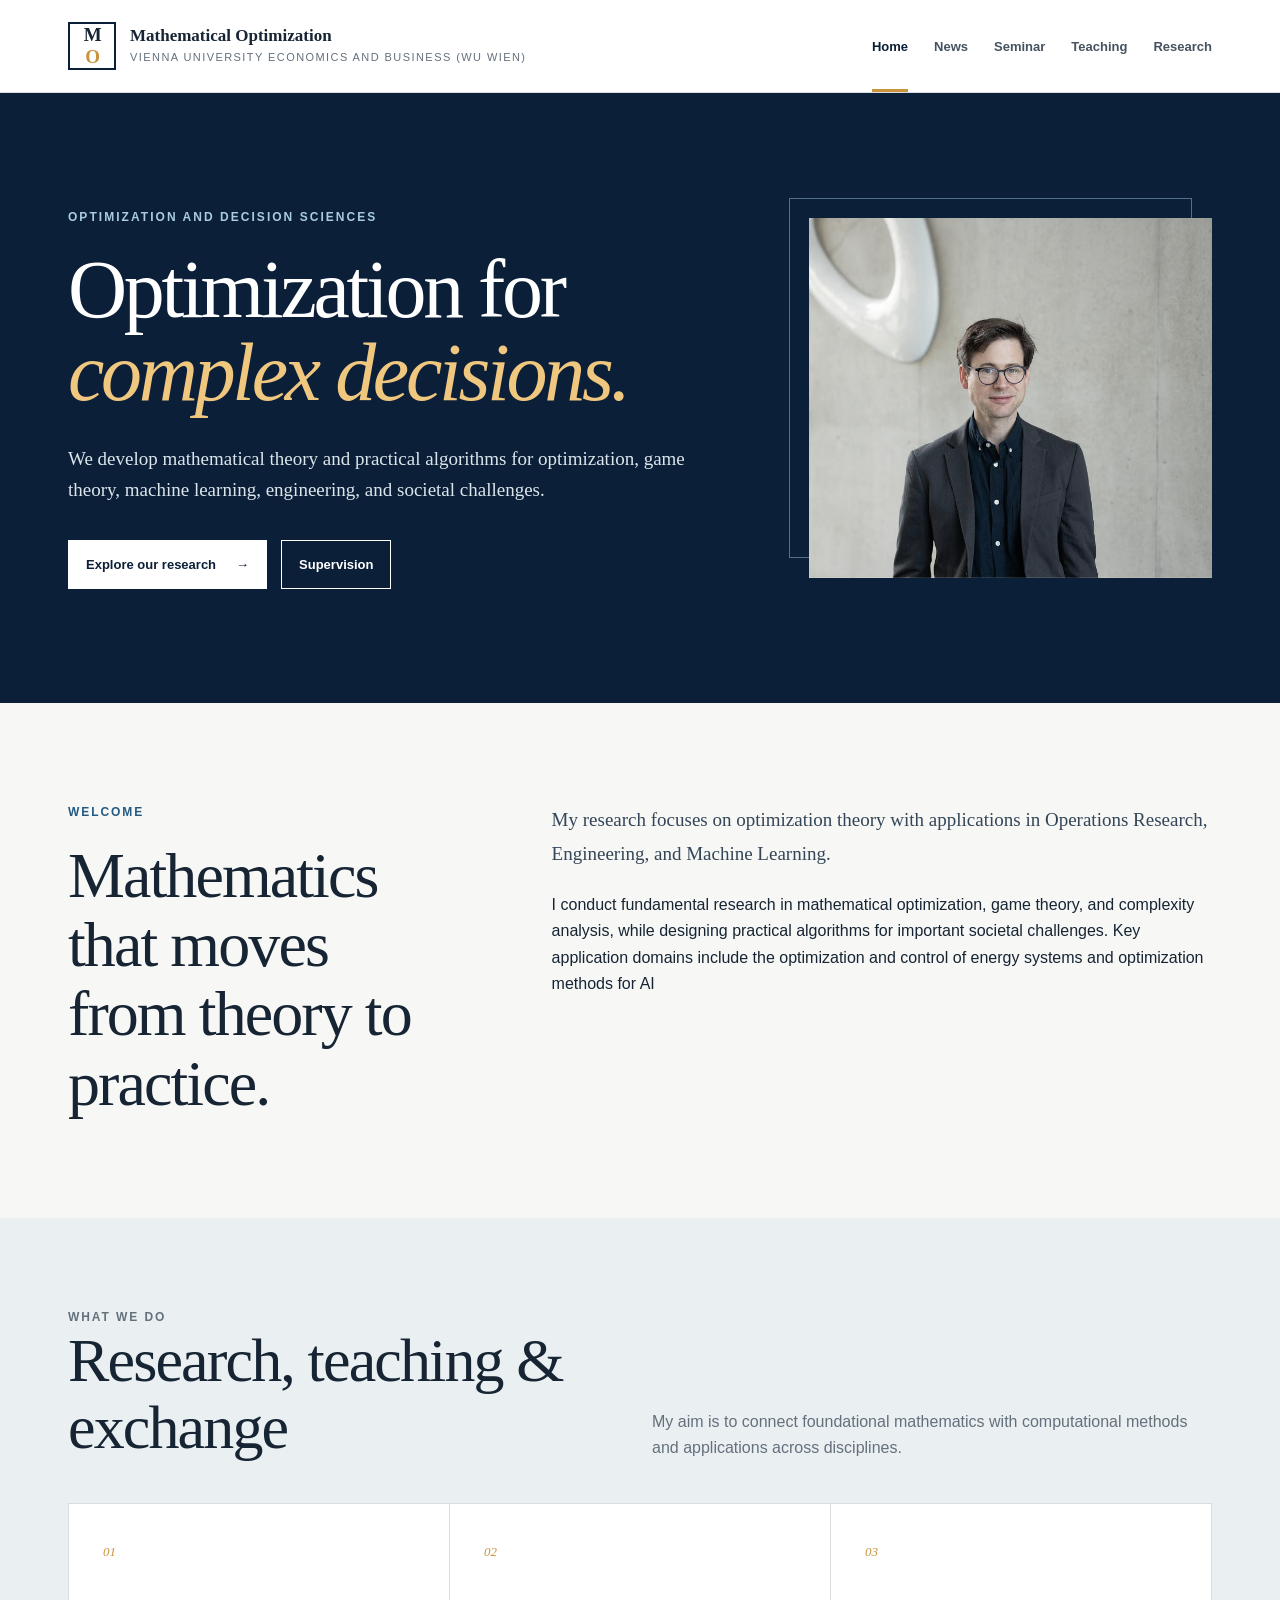
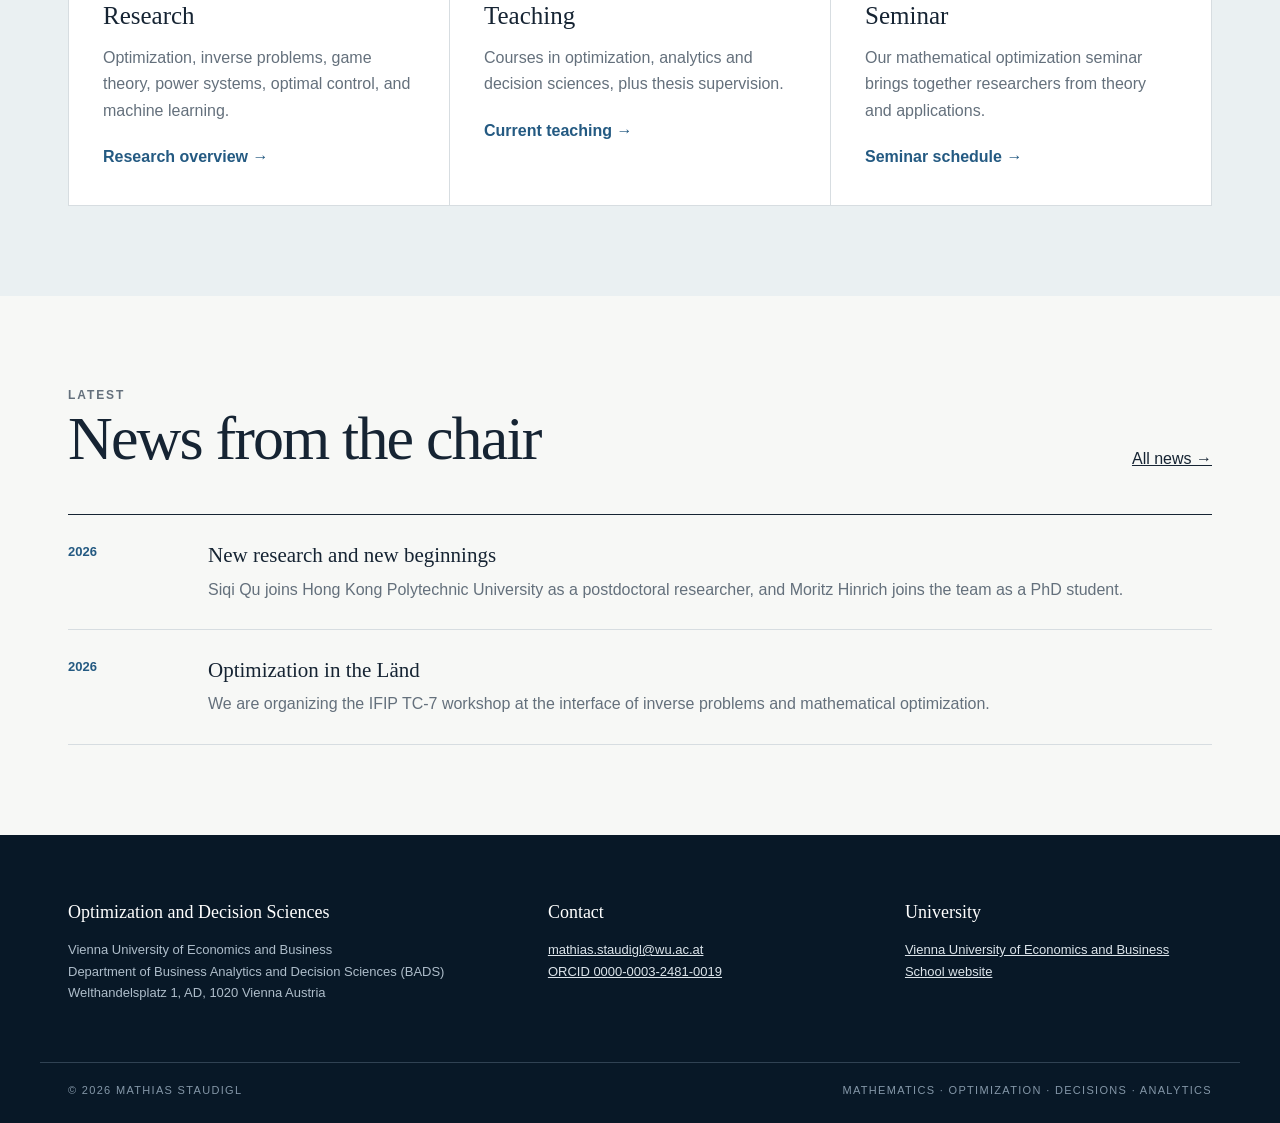
<file: index.html>
<!doctype html><html lang="en"><head><meta charset="utf-8"><meta name="viewport" content="width=device-width,initial-scale=1"><title>Professor in Optimization and Decision Sciences · Vienna University of Economics and Business</title><meta name="description" content="Research, teaching, seminars and people."><link rel="stylesheet" href="assets/styles.css"></head><body data-page="home" data-root=""><a class="skip-link" href="#main">Skip to content</a><header class="site-header" data-site-header></header>
<main id="main">
  <section class="hero"><div class="wrap hero-grid"><div><p class="eyebrow">Optimization and Decision Sciences</p><h1>Optimization for <em>complex decisions.</em></h1><p class="hero-copy">We develop mathematical theory and practical algorithms for optimization, game theory, machine learning, engineering, and societal challenges.</p><div class="hero-actions"><a class="button primary" href="research/">Explore our research <span>→</span></a><a class="button" href="Supervision/">Supervision</a></div></div><div class="portrait-frame"><img src="assets/images/FotoStaudigl.jpg" alt="Prof. Dr. Mathias Staudigl" width="360" height="360"></div></div></section>
  <section class="wrap home-intro"><div><p class="kicker">Welcome</p><h2 class="display">Mathematics that moves from theory to practice.</h2></div><div><p class="lead">My research focuses on optimization theory with applications in Operations Research, Engineering, and Machine Learning.</p><p>I conduct fundamental research in mathematical optimization, game theory, and complexity analysis, while designing practical algorithms for important societal challenges. Key application domains include the optimization and control of energy systems and optimization methods for AI </p></div></section>
  <section class="section alt"><div class="wrap"><div class="section-head"><div><p class="kicker">What we do</p><h2>Research, teaching & exchange</h2></div><p>My aim is to connect foundational mathematics with computational methods and applications across disciplines.</p></div><div class="feature-grid"><article class="feature-card"><span>01</span><h3>Research</h3><p>Optimization, inverse problems, game theory, power systems, optimal control, and machine learning.</p><a href="research/">Research overview →</a></article><article class="feature-card"><span>02</span><h3>Teaching</h3><p>Courses in optimization, analytics and decision sciences, plus thesis supervision.</p><a href="teaching/">Current teaching →</a></article><article class="feature-card"><span>03</span><h3>Seminar</h3><p>Our mathematical optimization seminar brings together researchers from theory and applications.</p><a href="seminar/">Seminar schedule →</a></article></div></div></section>
  <section class="section"><div class="wrap"><div class="section-head"><div><p class="kicker">Latest</p><h2>News from the chair</h2></div><a href="news/">All news →</a></div><div class="news-list"><article class="news-item"><time>2026</time><div><h3>New research and new beginnings</h3><p>Siqi Qu joins Hong Kong Polytechnic University as a postdoctoral researcher, and Moritz Hinrich joins the team as a PhD student.</p></div></article><article class="news-item"><time>2026</time><div><h3>Optimization in the Länd</h3><p>We are organizing the IFIP TC-7 workshop at the interface of inverse problems and mathematical optimization.</p></div></article></div></div></section>
</main><footer class="footer" data-site-footer></footer><script src="assets/site.js"></script></body></html>
</file>
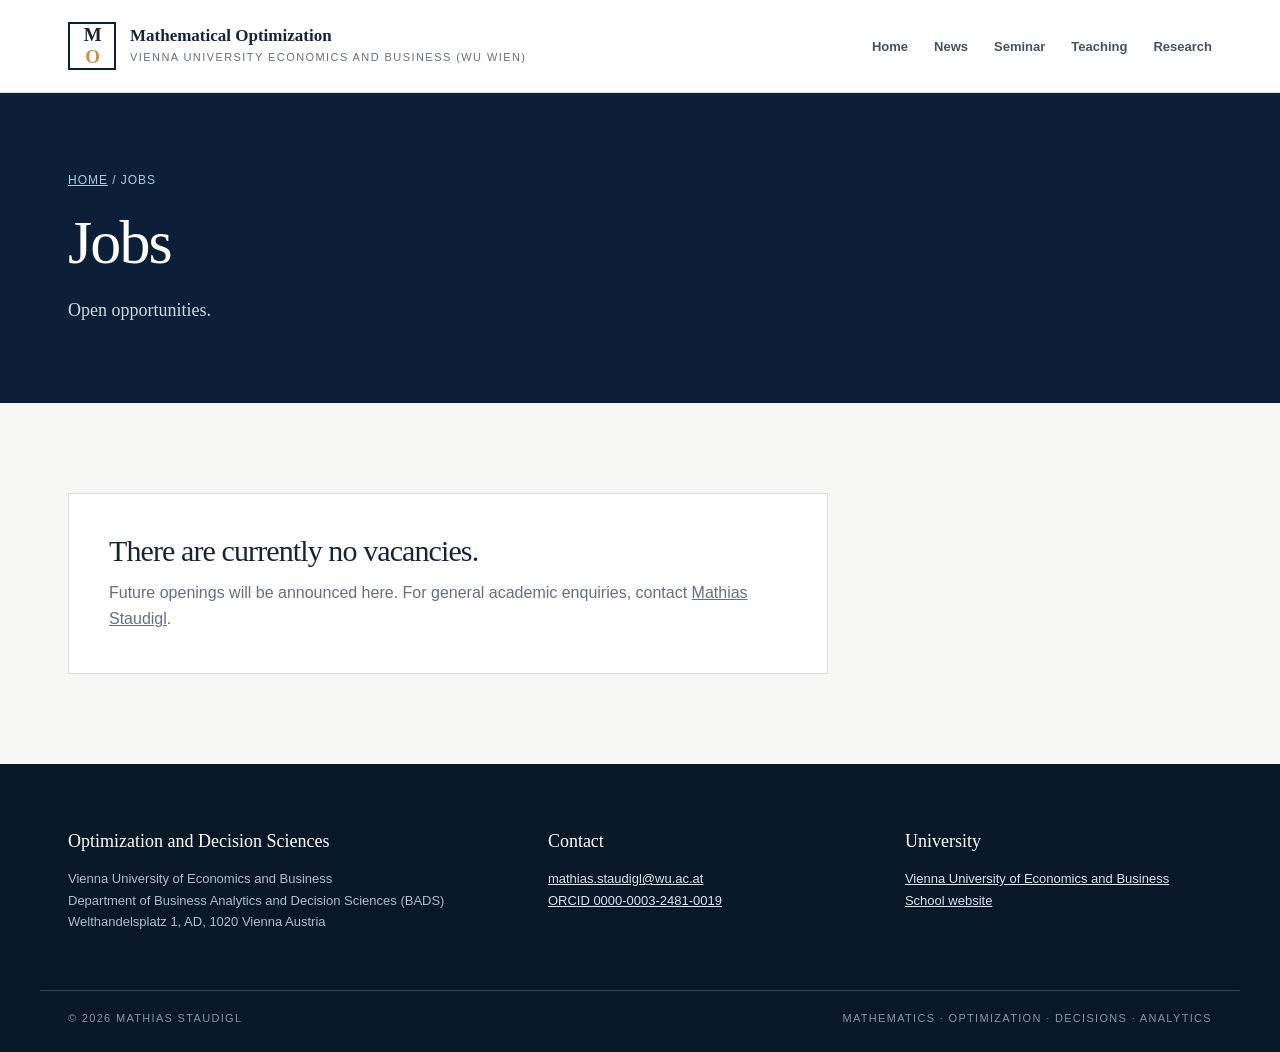
<file: jobs/index.html>
<!doctype html><html lang="en"><head><meta charset="utf-8"><meta name="viewport" content="width=device-width,initial-scale=1"><title>Jobs</title><meta name="description" content="Open positions"><link rel="stylesheet" href="../assets/styles.css"></head><body data-page="jobs" data-root="../"><a class="skip-link" href="#main">Skip to content</a><header class="site-header" data-site-header></header><main id="main"><section class="page-hero"><div class="wrap"><div class="breadcrumb"><a href="../">Home</a> / Jobs</div><h1>Jobs</h1><p>Open opportunities.</p></div></section><section class="section"><div class="wrap"><div class="empty-state"><h2>There are currently no vacancies.</h2><p>Future openings will be announced here. For general academic enquiries, contact <a href="mailto:mstaudigl@wu-wien.ac.at">Mathias Staudigl</a>.</p></div></div></section></main><footer class="footer" data-site-footer></footer><script src="../assets/site.js"></script></body></html>
</file>
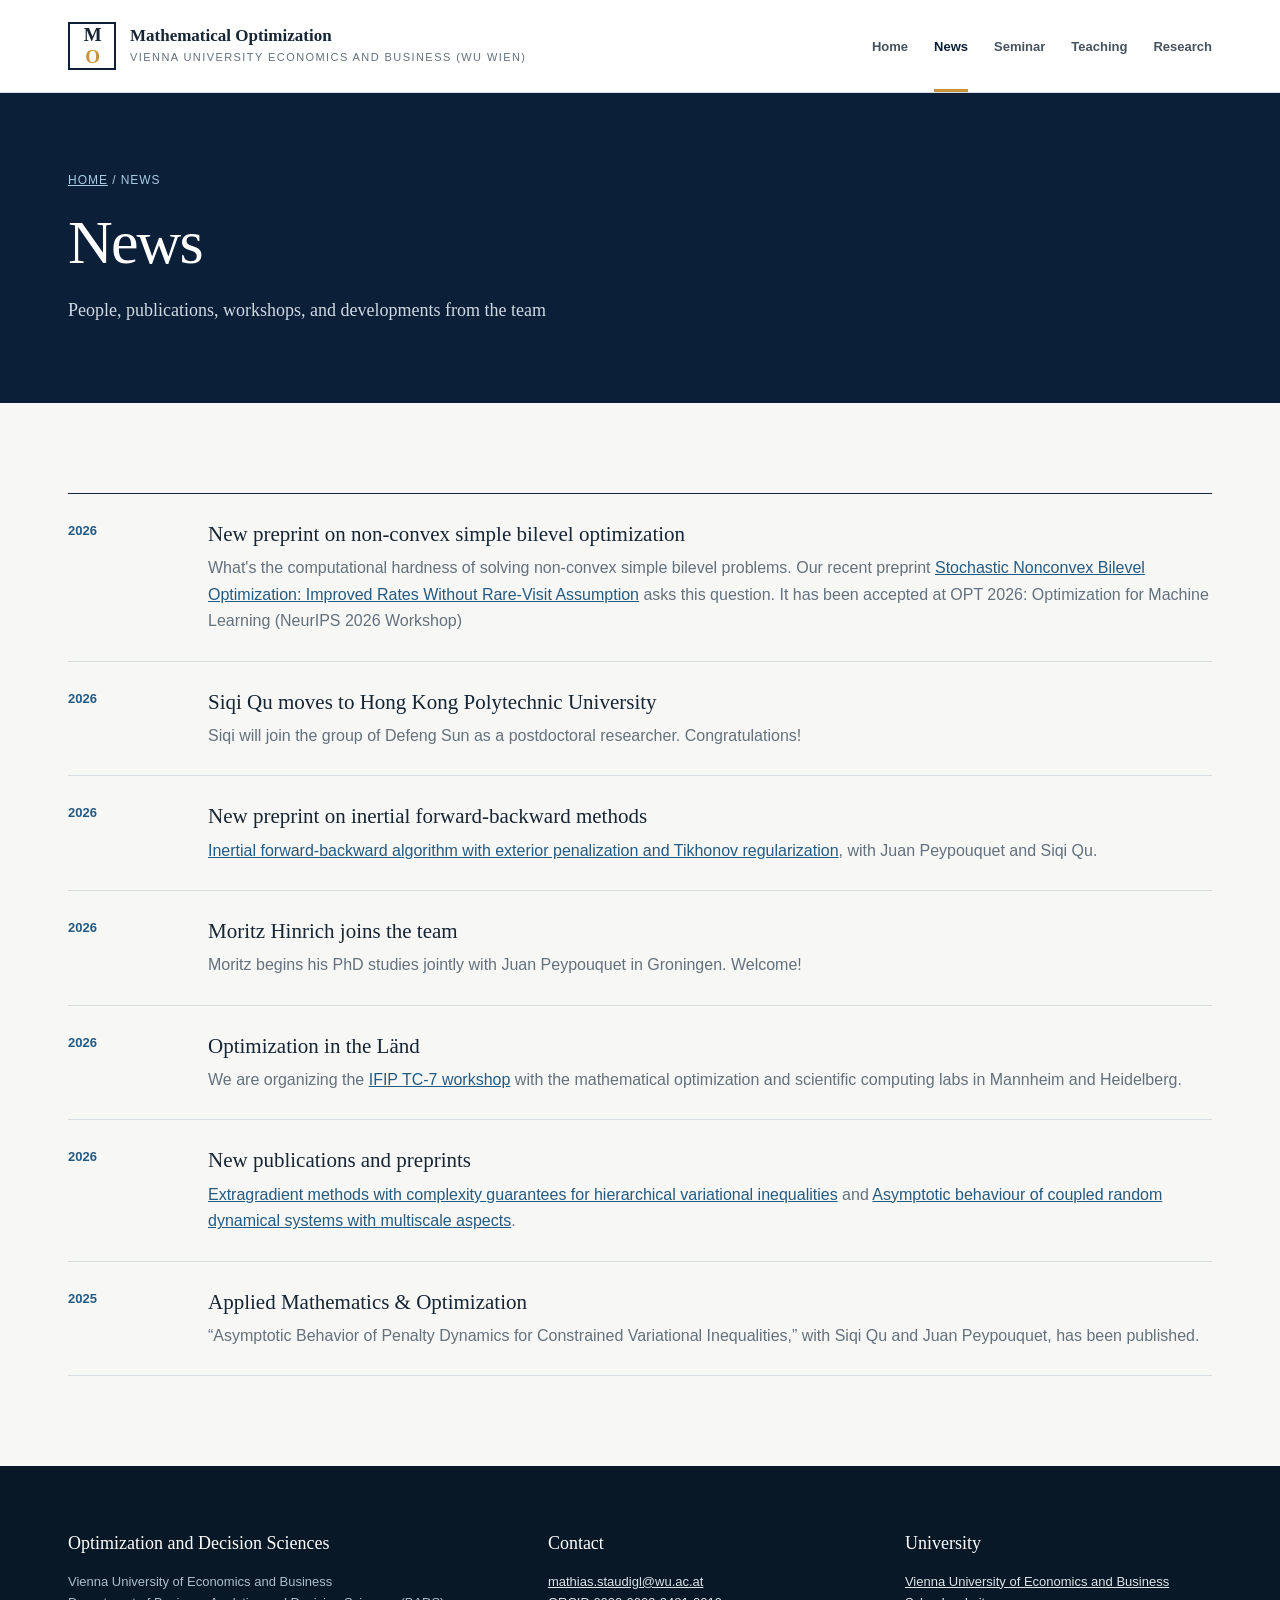
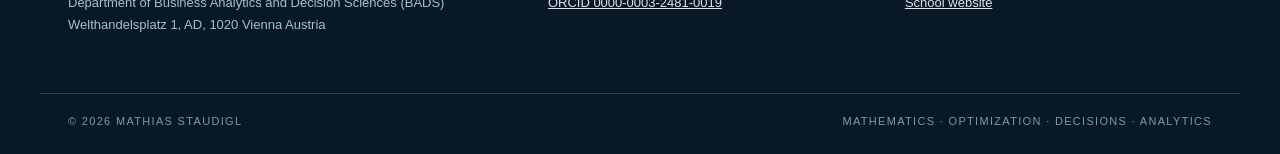
<file: news/index.html>
<!doctype html><html lang="en"><head><meta charset="utf-8"><meta name="viewport" content="width=device-width,initial-scale=1"><title>News · Optimization and Decision Sciences</title><meta name="description" content="News from the Optimization team, WU Wien."><link rel="stylesheet" href="../assets/styles.css"></head><body data-page="news" data-root="../"><a class="skip-link" href="#main">Skip to content</a><header class="site-header" data-site-header></header><main id="main"><section class="page-hero"><div class="wrap"><div class="breadcrumb"><a href="../">Home</a> / News</div><h1>News</h1><p>People, publications, workshops, and developments from the team</p></div></section><section class="section"><div class="wrap"><div class="news-list">
<article class="news-item"><time>2026</time><div><h3>New preprint on non-convex simple bilevel optimization</h3><p>What's the computational hardness of solving non-convex simple bilevel problems. Our recent preprint <a href="https://arxiv.org/abs/2609.06580">Stochastic Nonconvex Bilevel Optimization: Improved Rates Without Rare-Visit Assumption</a> asks this question. It has been accepted at OPT 2026: Optimization for Machine Learning (NeurIPS 2026 Workshop) </p></div></article><article class="news-item"><time>2026</time><div><h3>Siqi Qu moves to Hong Kong Polytechnic University</h3><p>Siqi will join the group of Defeng Sun as a postdoctoral researcher. Congratulations!</p></div></article><article class="news-item"><time>2026</time><div><h3>New preprint on inertial forward-backward methods</h3><p><a href="https://arxiv.org/abs/2607.09495">Inertial forward-backward algorithm with exterior penalization and Tikhonov regularization</a>, with Juan Peypouquet and Siqi Qu.</p></div></article><article class="news-item"><time>2026</time><div><h3>Moritz Hinrich joins the team</h3><p>Moritz begins his PhD studies jointly with Juan Peypouquet in Groningen. Welcome!</p></div></article><article class="news-item"><time>2026</time><div><h3>Optimization in the Länd</h3><p>We are organizing the <a href="https://jschnebel.github.io/optimization-laend.de/">IFIP TC-7 workshop</a> with the mathematical optimization and scientific computing labs in Mannheim and Heidelberg.</p></div></article><article class="news-item"><time>2026</time><div><h3>New publications and preprints</h3><p><a href="https://arxiv.org/abs/2512.20791">Extragradient methods with complexity guarantees for hierarchical variational inequalities</a> and <a href="https://arxiv.org/abs/2601.15411">Asymptotic behaviour of coupled random dynamical systems with multiscale aspects</a>.</p></div></article><article class="news-item"><time>2025</time><div><h3>Applied Mathematics & Optimization</h3><p>“Asymptotic Behavior of Penalty Dynamics for Constrained Variational Inequalities,” with Siqi Qu and Juan Peypouquet, has been published.</p></div></article></div></div></section></main><footer class="footer" data-site-footer></footer><script src="../assets/site.js"></script></body></html>
</file>
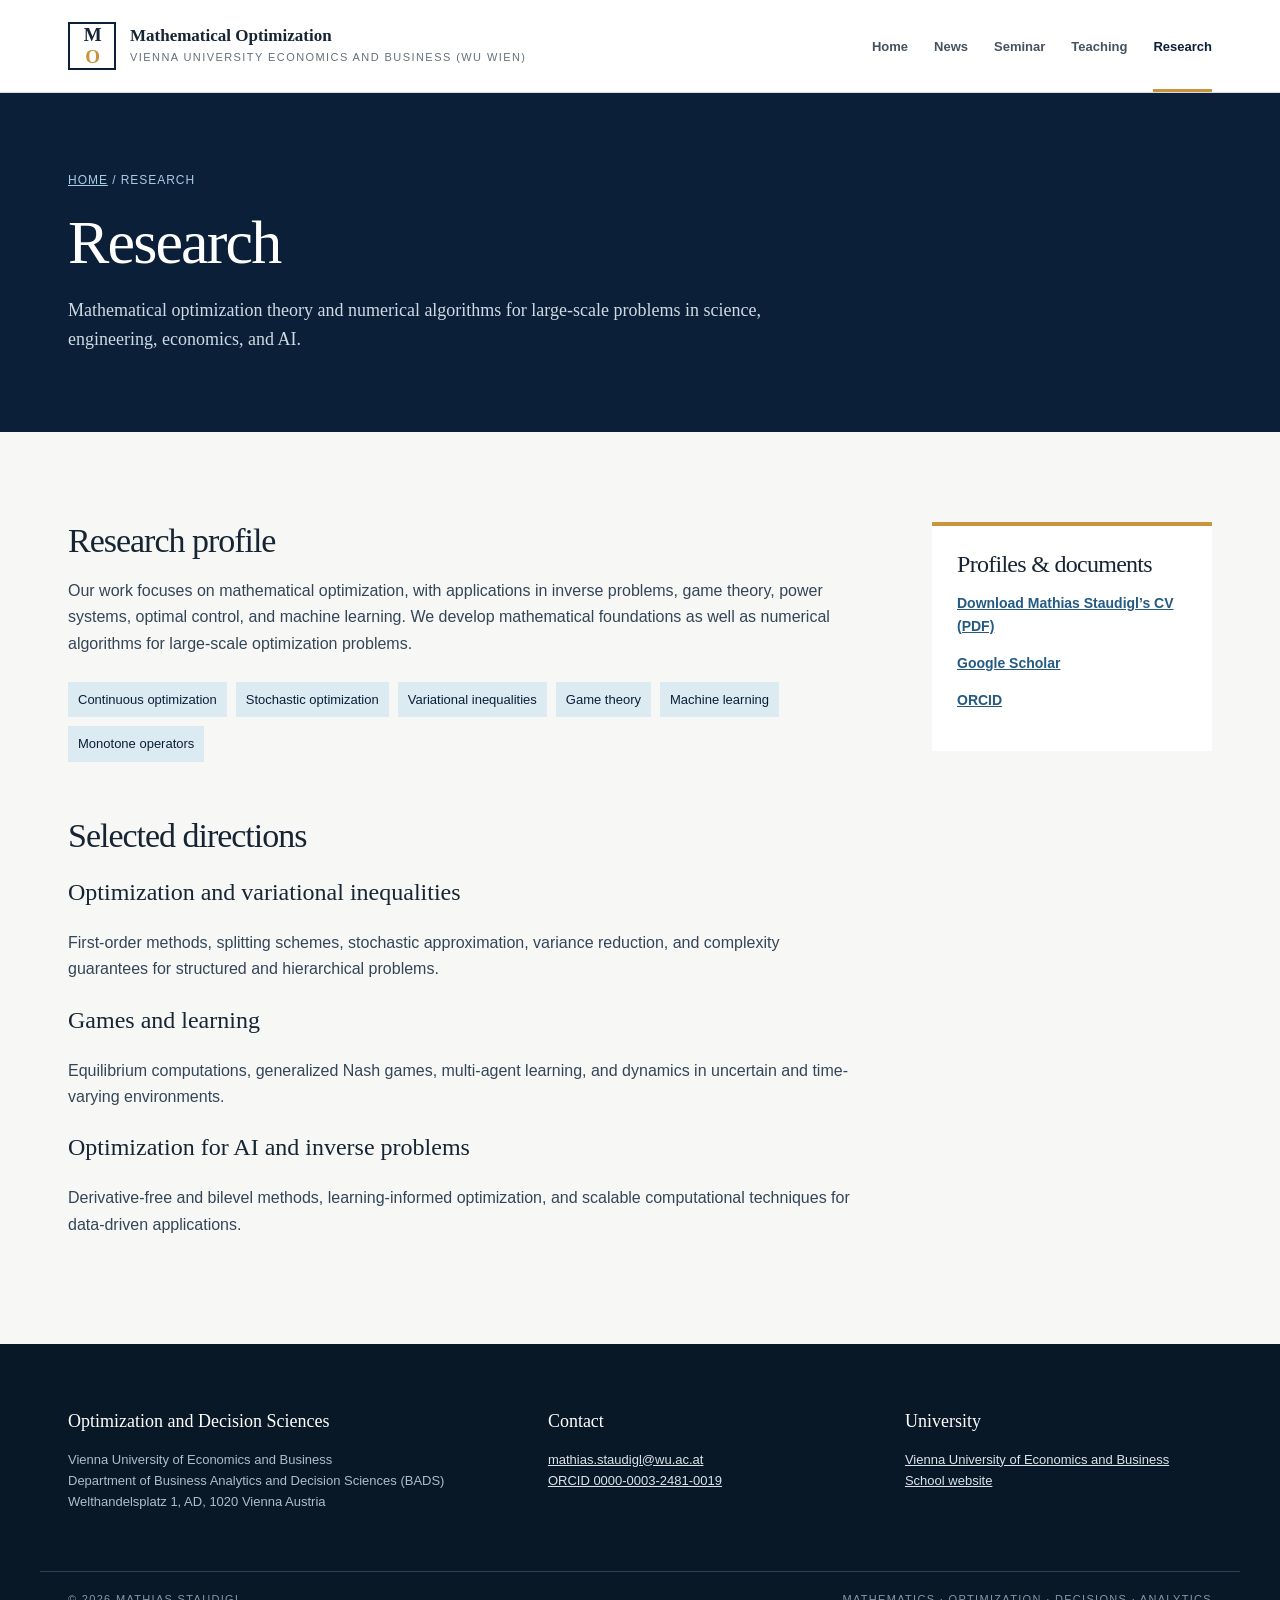
<file: research/index.html>
<!doctype html><html lang="en"><head><meta charset="utf-8"><meta name="viewport" content="width=device-width,initial-scale=1"><title>Research · Optimization and Decision Sciences</title><meta name="description" content="Research in optimization and decision sciences."><link rel="stylesheet" href="../assets/styles.css"></head><body data-page="research" data-root="../"><a class="skip-link" href="#main">Skip to content</a><header class="site-header" data-site-header></header><main id="main"><section class="page-hero"><div class="wrap"><div class="breadcrumb"><a href="../">Home</a> / Research</div><h1>Research</h1><p>Mathematical optimization theory and numerical algorithms for large-scale problems in science, engineering, economics, and AI.</p></div></section><section class="section"><div class="wrap content-grid"><div class="prose"><h2>Research profile</h2><p>Our work focuses on mathematical optimization, with applications in inverse problems, game theory, power systems, optimal control, and machine learning. We develop mathematical foundations as well as numerical algorithms for large-scale optimization problems.</p><div class="tags"><span class="tag">Continuous optimization</span><span class="tag">Stochastic optimization</span><span class="tag">Variational inequalities</span><span class="tag">Game theory</span><span class="tag">Machine learning</span><span class="tag">Monotone operators</span></div><h2>Selected directions</h2><h3>Optimization and variational inequalities</h3><p>First-order methods, splitting schemes, stochastic approximation, variance reduction, and complexity guarantees for structured and hierarchical problems.</p><h3>Games and learning</h3><p>Equilibrium computations, generalized Nash games, multi-agent learning, and dynamics in uncertain and time-varying environments.</p><h3>Optimization for AI and inverse problems</h3><p>Derivative-free and bilevel methods, learning-informed optimization, and scalable computational techniques for data-driven applications.</p></div><aside class="side-card"><h2>Profiles & documents</h2><p><a href="../assets/docs/cv.pdf">Download Mathias Staudigl’s CV (PDF)</a></p><p><a href="https://scholar.google.com/citations?hl=en&user=Gt5EmM0AAAAJ&view_op=list_works&sortby=pubdate">Google Scholar</a></p><p><a href="https://orcid.org/0000-0003-2481-0019">ORCID</a></p></aside></div></section></main><footer class="footer" data-site-footer></footer><script src="../assets/site.js"></script></body></html>
</file>
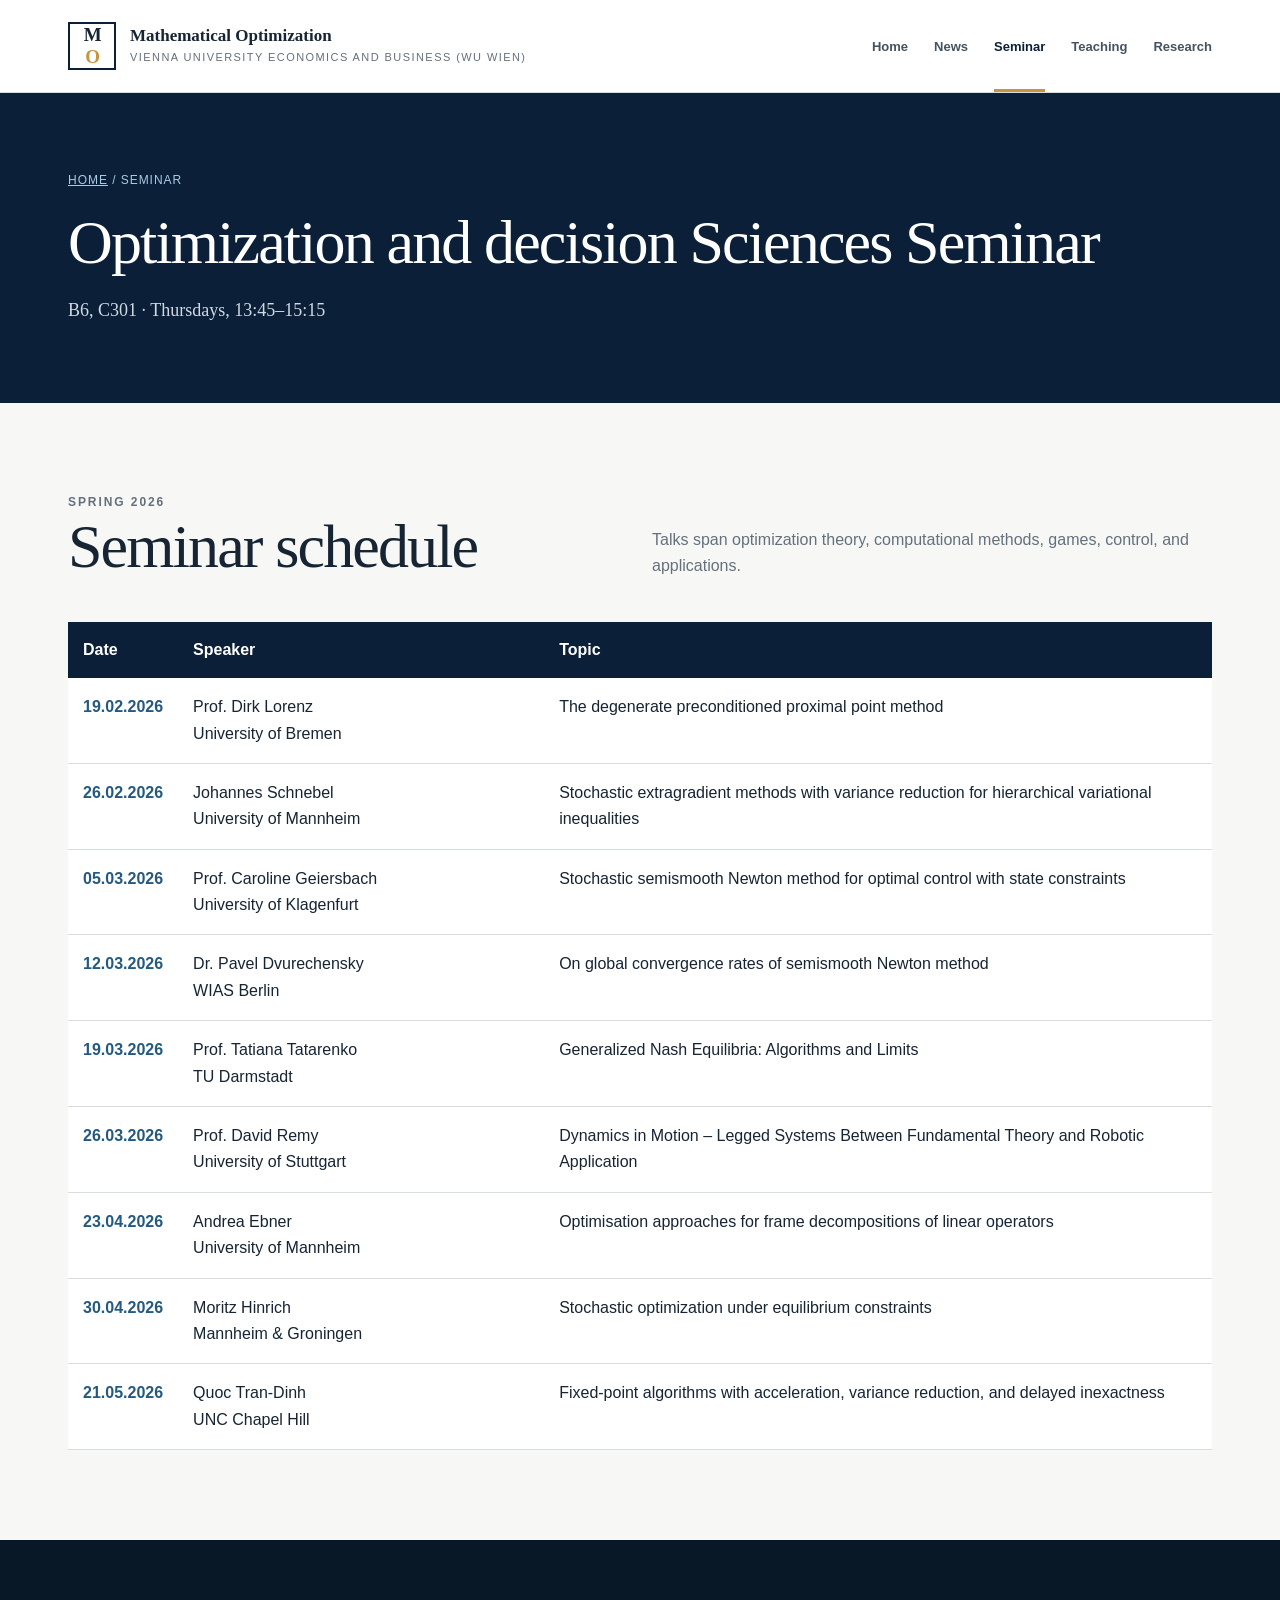
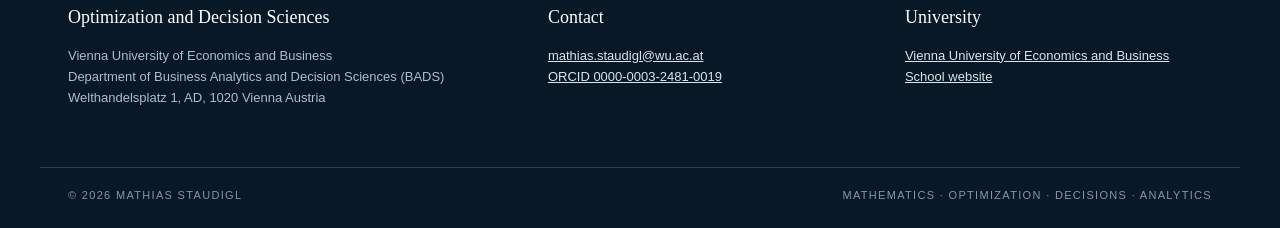
<file: seminar/index.html>
<!doctype html><html lang="en"><head><meta charset="utf-8"><meta name="viewport" content="width=device-width,initial-scale=1"><title> Optimization Seminar · Vienna University of Economics and Business</title><meta name="description" content="Schedule of Optimization and decision sciences seminar at BADS."><link rel="stylesheet" href="../assets/styles.css"></head><body data-page="seminar" data-root="../"><a class="skip-link" href="#main">Skip to content</a><header class="site-header" data-site-header></header><main id="main"><section class="page-hero"><div class="wrap"><div class="breadcrumb"><a href="../">Home</a> / Seminar</div><h1> Optimization and decision Sciences Seminar</h1><p>B6, C301 · Thursdays, 13:45–15:15</p></div></section><section class="section"><div class="wrap"><div class="section-head"><div><p class="kicker">Spring 2026</p><h2>Seminar schedule</h2></div><p>Talks span optimization theory, computational methods, games, control, and applications.</p></div><table class="schedule"><thead><tr><th>Date</th><th>Speaker</th><th>Topic</th></tr></thead><tbody><tr><td>19.02.2026</td><td>Prof. Dirk Lorenz<br>University of Bremen</td><td>The degenerate preconditioned proximal point method</td></tr><tr><td>26.02.2026</td><td>Johannes Schnebel<br>University of Mannheim</td><td>Stochastic extragradient methods with variance reduction for hierarchical variational inequalities</td></tr><tr><td>05.03.2026</td><td>Prof. Caroline Geiersbach<br>University of Klagenfurt</td><td>Stochastic semismooth Newton method for optimal control with state constraints</td></tr><tr><td>12.03.2026</td><td>Dr. Pavel Dvurechensky<br>WIAS Berlin</td><td>On global convergence rates of semismooth Newton method</td></tr><tr><td>19.03.2026</td><td>Prof. Tatiana Tatarenko<br>TU Darmstadt</td><td>Generalized Nash Equilibria: Algorithms and Limits</td></tr><tr><td>26.03.2026</td><td>Prof. David Remy<br>University of Stuttgart</td><td>Dynamics in Motion – Legged Systems Between Fundamental Theory and Robotic Application</td></tr><tr><td>23.04.2026</td><td>Andrea Ebner<br>University of Mannheim</td><td>Optimisation approaches for frame decompositions of linear operators</td></tr><tr><td>30.04.2026</td><td>Moritz Hinrich<br>Mannheim & Groningen</td><td>Stochastic optimization under equilibrium constraints</td></tr><tr><td>21.05.2026</td><td>Quoc Tran-Dinh<br>UNC Chapel Hill</td><td>Fixed-point algorithms with acceleration, variance reduction, and delayed inexactness</td></tr></tbody></table></div></section></main><footer class="footer" data-site-footer></footer><script src="../assets/site.js"></script></body></html>
</file>
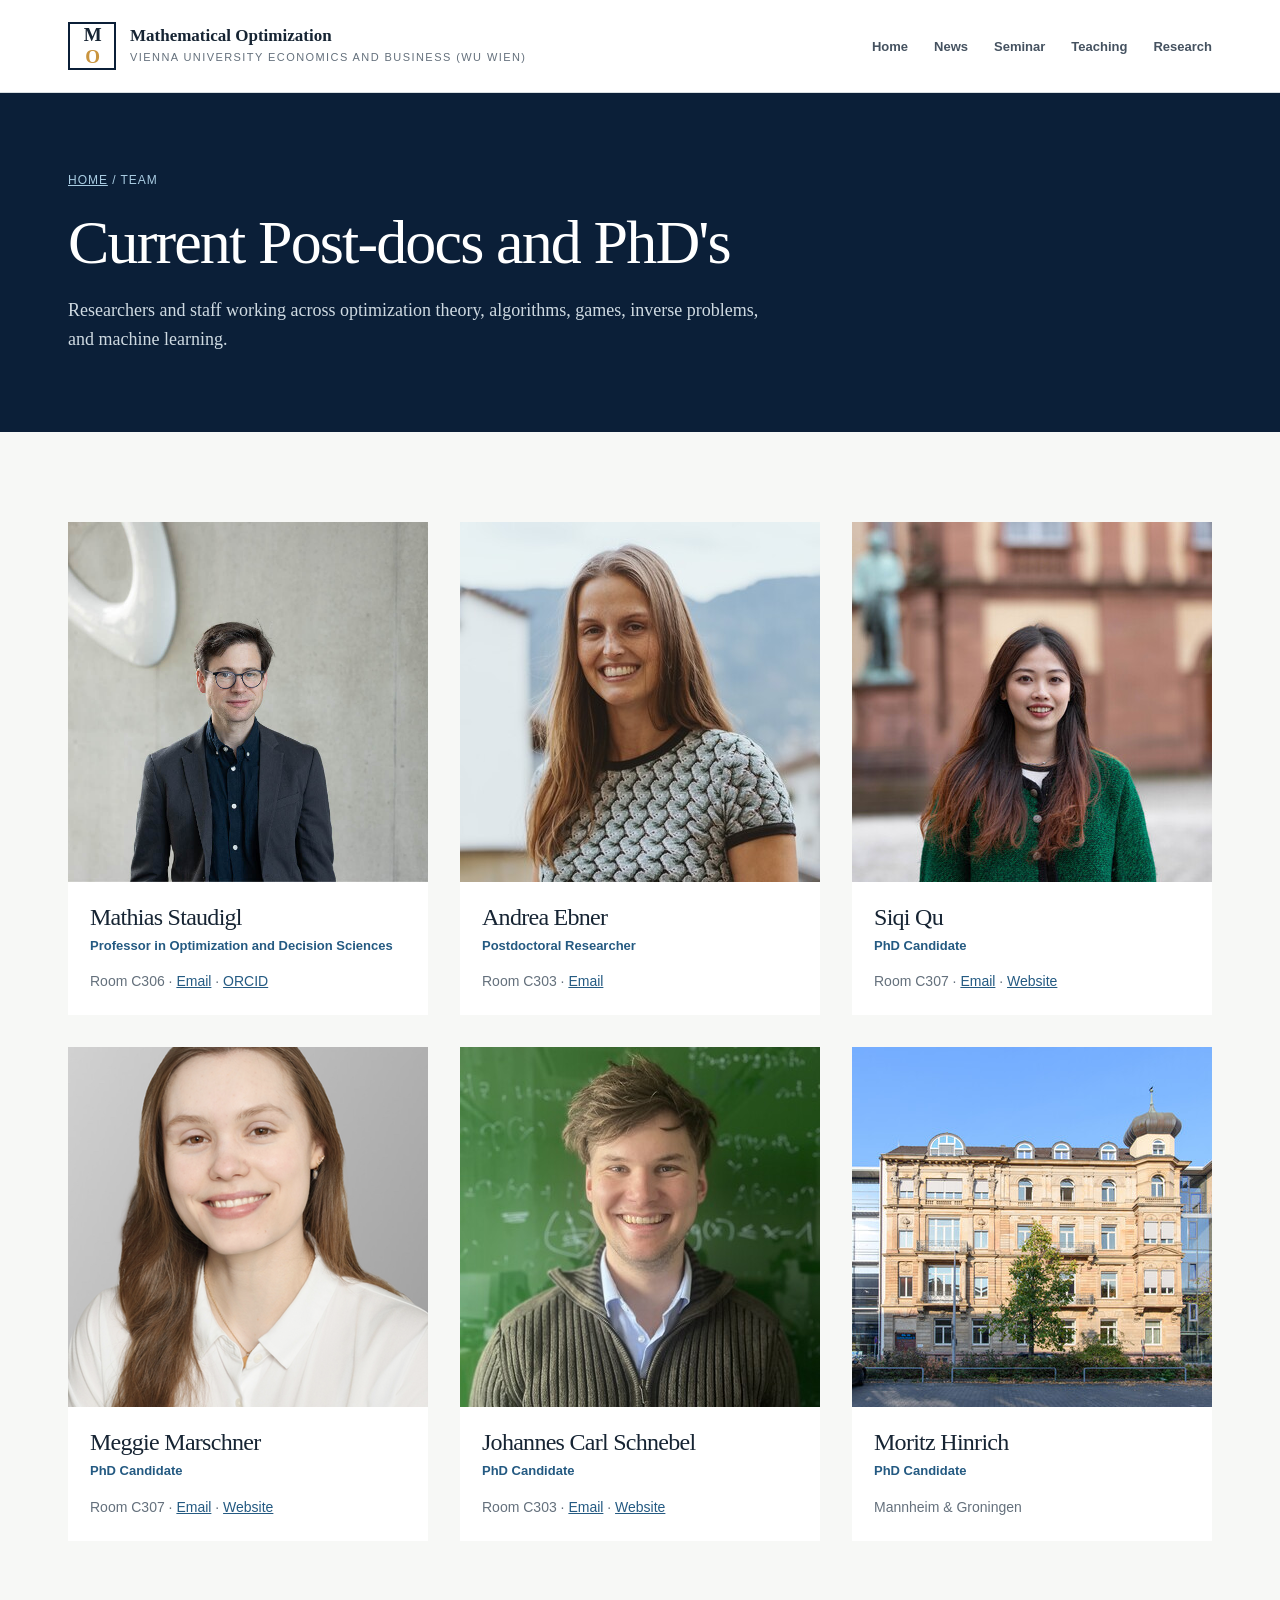
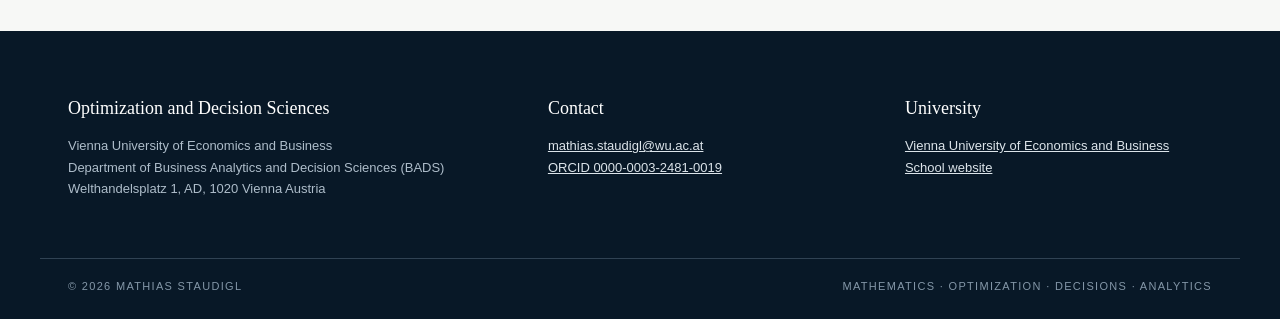
<file: Supervision/index.html>
<!doctype html><html lang="en"><head><meta charset="utf-8"><meta name="viewport" content="width=device-width,initial-scale=1"><title>Supervision ·  Optimization and Decision Sciences</title><meta name="description" content="People in Optimization and Decision Sciences, WU Wien"><link rel="stylesheet" href="../assets/styles.css"></head><body data-page="Supervision" data-root="../"><a class="skip-link" href="#main">Skip to content</a><header class="site-header" data-site-header></header><main id="main"><section class="page-hero"><div class="wrap"><div class="breadcrumb"><a href="../">Home</a> / Team</div><h1>Current Post-docs and PhD's</h1><p>Researchers and staff working across optimization theory, algorithms, games, inverse problems, and machine learning.</p></div></section><section class="section"><div class="wrap people-grid"><article class="person"><img src="../assets/images/FotoStaudigl.jpg" alt="Prof. Dr. Mathias Staudigl"><div class="person-info"><h2>Mathias Staudigl</h2><p class="role">Professor in Optimization and Decision Sciences</p><p>Room C306 · <a href="mailto:mathias.staudigl@wu-wien.ac.t">Email</a> · <a href="https://orcid.org/0000-0003-2481-0019">ORCID</a></p></div></article><article class="person"><img src="../assets/images/andrea-ebner.jpg" alt="Dr. Andrea Ebner"><div class="person-info"><h2>Andrea Ebner</h2><p class="role">Postdoctoral Researcher</p><p>Room C303 · <a href="mailto:andrea.ebner@uni-mannheim.de">Email</a></p></div></article><article class="person"><img src="../assets/images/siqi-qu.jpeg" alt="Siqi Qu"><div class="person-info"><h2>Siqi Qu</h2><p class="role">PhD Candidate</p><p>Room C307 · <a href="mailto:qu.siqi@uni-mannheim.de">Email</a> · <a href="https://siqiqu.github.io">Website</a></p></div></article><article class="person"><img src="../assets/images/meggie-marschner.png" alt="Meggie Marschner"><div class="person-info"><h2>Meggie Marschner</h2><p class="role">PhD Candidate</p><p>Room C307 · <a href="mailto:meggie.marschner@uni-mannheim.de">Email</a> · <a href="https://meggiemarschner.github.io">Website</a></p></div></article><article class="person"><img src="../assets/images/johannes-schnebel.jpg" alt="Johannes Carl Schnebel"><div class="person-info"><h2>Johannes Carl Schnebel</h2><p class="role">PhD Candidate</p><p>Room C303 · <a href="mailto:johannes-carl.schnebel@uni-mannheim.de">Email</a> · <a href="https://jschnebel.github.io/">Website</a></p></div></article><article class="person"><img src="../assets/images/moritz-hinrich.jpg" alt="Moritz Hinrich"><div class="person-info"><h2>Moritz Hinrich</h2><p class="role">PhD Candidate</p><p>Mannheim & Groningen</p></div></article></article></div></section></main><footer class="footer" data-site-footer></footer><script src="../assets/site.js"></script></body></html>
</file>
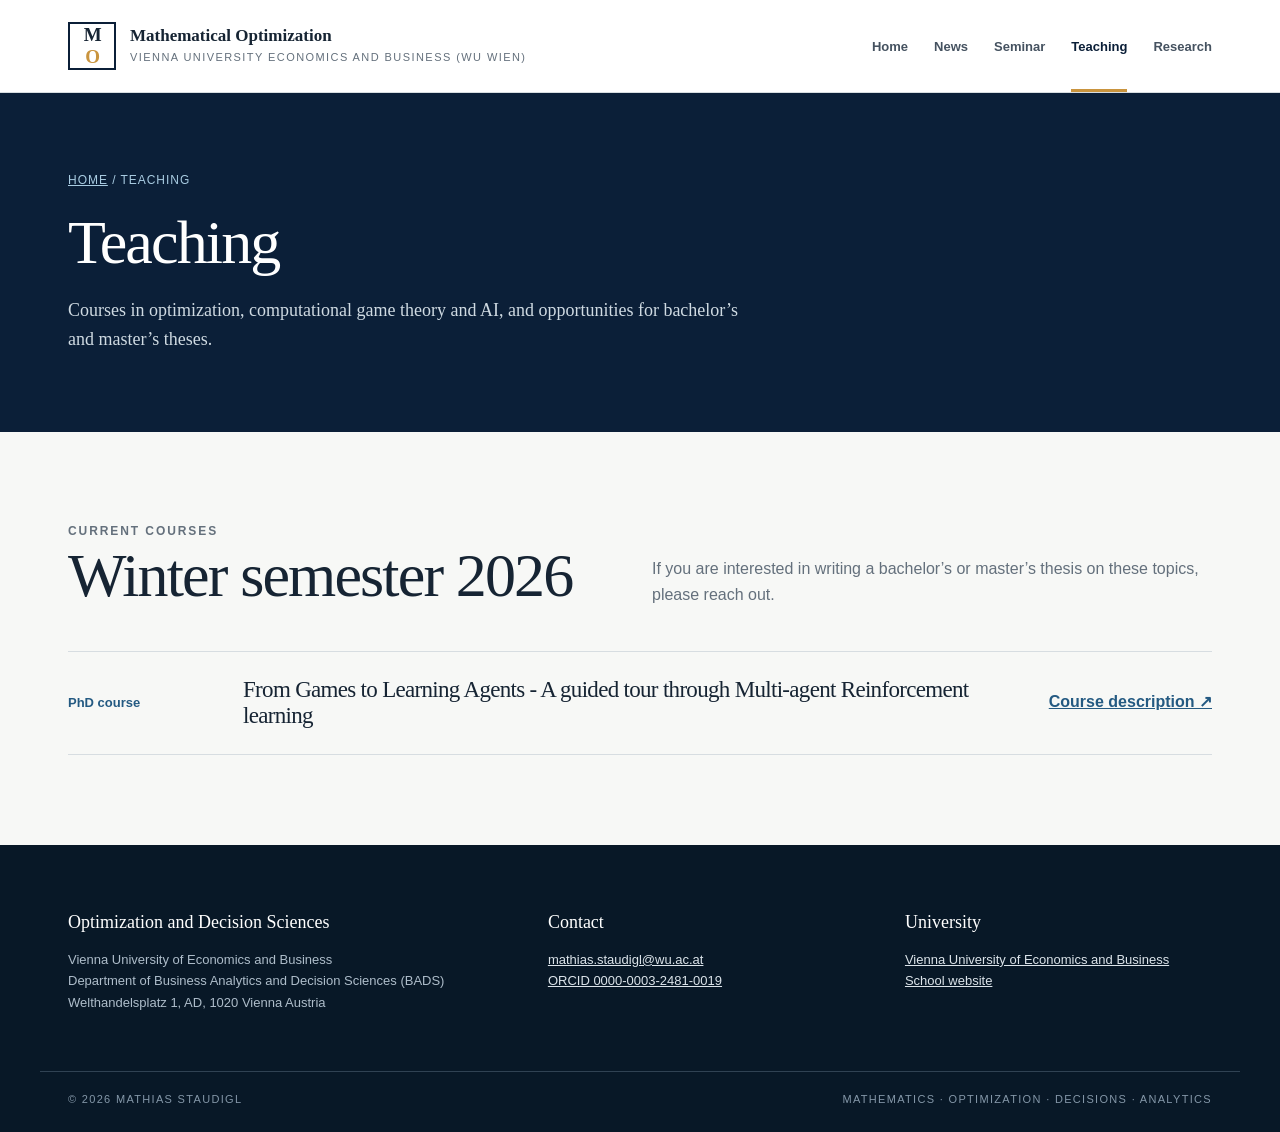
<file: teaching/index.html>
<!doctype html><html lang="en"><head><meta charset="utf-8"><meta name="viewport" content="width=device-width,initial-scale=1"><title>Teaching · Optimization and Decision Sciences</title><meta name="description" content="Courses and thesis supervision."><link rel="stylesheet" href="../assets/styles.css"></head><body data-page="teaching" data-root="../"><a class="skip-link" href="#main">Skip to content</a><header class="site-header" data-site-header></header><main id="main"><section class="page-hero"><div class="wrap"><div class="breadcrumb"><a href="../">Home</a> / Teaching</div><h1>Teaching</h1><p>Courses in optimization, computational game theory and AI, and opportunities for bachelor’s and master’s theses.</p></div></section><section class="section"><div class="wrap"><div class="section-head"><div><p class="kicker">Current courses</p><h2>Winter semester 2026</h2></div><p>If you are interested in writing a bachelor’s or master’s thesis on these topics, please reach out.</p></div><div class="course"><span>PhD course</span><h2>From Games to Learning Agents - A guided tour through Multi-agent Reinforcement learning</h2><a href="../assets/docs/PhdCourseCompGTWU.pdf">Course description ↗</a></div></div></section></main><footer class="footer" data-site-footer></footer><script src="../assets/site.js"></script></body></html>
</file>
<file: assets/styles.css>
:root {
  --navy:#0b1f38; --blue:#245a82; --sky:#dceaf2; --paper:#f7f8f6; --white:#fff;
  --ink:#162433; --muted:#64707c; --line:#d7dde1; --gold:#c9943e; --max:1200px;
}
*{box-sizing:border-box} html{scroll-behavior:smooth} body{margin:0;background:var(--paper);color:var(--ink);font:16px/1.65 Arial,Helvetica,sans-serif} a{color:inherit} img{max-width:100%;display:block}
.skip-link{position:absolute;left:-999px;top:0}.skip-link:focus{left:1rem;top:1rem;background:#fff;padding:.7rem 1rem;z-index:20}
.topbar{max-width:var(--max);margin:auto;min-height:92px;padding:0 28px;display:flex;align-items:center;gap:40px}.site-header{background:#fff;border-bottom:1px solid var(--line);position:sticky;top:0;z-index:10}.brand{display:flex;align-items:center;gap:14px;text-decoration:none;margin-right:auto}.brand-mark{width:48px;height:48px;border:2px solid var(--navy);display:grid;place-items:center;font:700 19px Georgia,serif;letter-spacing:-.08em}.brand-mark span{color:var(--gold)}.brand strong,.brand small{display:block}.brand strong{font:600 17px Georgia,serif}.brand small{font-size:11px;text-transform:uppercase;letter-spacing:.13em;color:var(--muted);margin-top:2px}
nav{display:flex;align-items:center;gap:26px}nav a{text-decoration:none;font-size:13px;font-weight:700;color:#455260;padding:36px 0 32px;border-bottom:3px solid transparent}nav a:hover,nav a[aria-current="page"]{color:var(--navy);border-color:var(--gold)}.menu-button{display:none;border:1px solid var(--line);background:#fff;padding:9px 12px;font-weight:700}
.wrap{max-width:var(--max);margin:auto;padding-left:28px;padding-right:28px}.hero{background:var(--navy);color:#fff;overflow:hidden}.hero-grid{min-height:610px;display:grid;grid-template-columns:1.25fr .75fr;gap:70px;align-items:center;padding-top:70px;padding-bottom:70px}.eyebrow{margin:0 0 20px;text-transform:uppercase;letter-spacing:.17em;font-size:12px;font-weight:700;color:#a9cce2}.hero h1{max-width:760px;margin:0;font:400 clamp(48px,6.4vw,86px)/1.02 Georgia,serif;letter-spacing:-.04em}.hero h1 em{color:#f0c77e;font-weight:400}.hero-copy{max-width:700px;margin:28px 0 0;font:19px/1.65 Georgia,serif;color:#dbe5eb}.hero-actions{display:flex;gap:14px;margin-top:34px;flex-wrap:wrap}.button{display:inline-flex;align-items:center;gap:20px;padding:13px 17px;border:1px solid #fff;text-decoration:none;font-size:13px;font-weight:700}.button.primary{background:#fff;color:var(--navy)}.button:hover{background:var(--gold);border-color:var(--gold);color:var(--navy)}.portrait-frame{position:relative}.portrait-frame:before{content:"";position:absolute;inset:-20px 20px 20px -20px;border:1px solid #50708c}.portrait-frame img{width:100%;aspect-ratio:1;object-fit:cover;position:relative;filter:saturate(.8)}
.home-intro{display:grid;grid-template-columns:.7fr 1.3fr;gap:10vw;padding-top:100px;padding-bottom:100px}.kicker{color:var(--blue);text-transform:uppercase;letter-spacing:.16em;font-size:12px;font-weight:700;margin:0 0 18px}.display{font:400 clamp(38px,5vw,64px)/1.08 Georgia,serif;letter-spacing:-.03em;margin:0}.lead{font:19px/1.75 Georgia,serif;margin:0 0 22px;color:#344557}.section{padding-top:90px;padding-bottom:90px}.section.alt{background:#eaf0f2}.section-head{display:flex;justify-content:space-between;gap:30px;align-items:end;margin-bottom:42px}.section-head p{max-width:560px;margin:0;color:var(--muted)}.section h2,.page-hero h1{font:400 clamp(38px,5vw,62px)/1.08 Georgia,serif;letter-spacing:-.03em;margin:0}.feature-grid{display:grid;grid-template-columns:repeat(3,1fr);gap:1px;background:var(--line);border:1px solid var(--line)}.feature-card{background:#fff;padding:34px;min-height:260px}.feature-card span{color:var(--gold);font:italic 13px Georgia,serif}.feature-card h3{font:400 25px/1.25 Georgia,serif;margin:35px 0 14px}.feature-card p{color:var(--muted);margin:0}.feature-card a{display:inline-block;margin-top:20px;color:var(--blue);font-weight:700;text-decoration:none}.news-list{border-top:1px solid var(--ink)}.news-item{display:grid;grid-template-columns:115px 1fr;gap:25px;padding:26px 0;border-bottom:1px solid var(--line)}.news-item time{color:var(--blue);font-size:13px;font-weight:700}.news-item h3{font:400 21px/1.35 Georgia,serif;margin:0 0 7px}.news-item p{margin:0;color:var(--muted)}.news-item a{color:var(--blue)}
.page-hero{background:var(--navy);color:#fff;padding:78px 0}.page-hero p{max-width:700px;color:#cfdae2;font:18px/1.6 Georgia,serif;margin:20px 0 0}.breadcrumb{font-size:12px;letter-spacing:.08em;text-transform:uppercase;color:#a9cce2;margin-bottom:18px}.breadcrumb a{color:inherit}.content-grid{display:grid;grid-template-columns:1fr 280px;gap:80px}.prose h2{font:400 34px Georgia,serif;margin:55px 0 18px}.prose h2:first-child{margin-top:0}.prose h3{font:400 24px Georgia,serif}.prose p,.prose li{color:#344557}.side-card{background:#fff;border-top:4px solid var(--gold);padding:25px;height:max-content}.side-card h2{font:400 24px Georgia,serif;margin:0 0 14px}.side-card p{color:var(--muted);font-size:14px}.side-card a{color:var(--blue);font-weight:700}.tags{display:flex;gap:9px;flex-wrap:wrap;margin-top:25px}.tag{padding:7px 10px;background:var(--sky);font-size:13px;color:var(--navy)}
.people-grid{display:grid;grid-template-columns:repeat(3,1fr);gap:32px}.person{background:#fff}.person img{width:100%;aspect-ratio:1;object-fit:cover}.person-info{padding:22px}.person h2{font:400 24px Georgia,serif;margin:0 0 4px}.person .role{color:var(--blue);font-weight:700;font-size:13px;margin:0 0 14px}.person p{color:var(--muted);font-size:14px;margin:0}.person a{color:var(--blue)}
.schedule{width:100%;border-collapse:collapse;background:#fff}.schedule th{text-align:left;background:var(--navy);color:#fff;padding:15px}.schedule td{padding:16px 15px;border-bottom:1px solid var(--line);vertical-align:top}.schedule td:first-child{white-space:nowrap;color:var(--blue);font-weight:700}.schedule td:nth-child(2){width:32%}.course{display:grid;grid-template-columns:150px 1fr auto;gap:25px;align-items:center;padding:25px 0;border-top:1px solid var(--line)}.course:last-child{border-bottom:1px solid var(--line)}.course span{color:var(--blue);font-size:13px;font-weight:700}.course h2{font:400 23px Georgia,serif;margin:0}.course a{color:var(--blue);font-weight:700}
.footer{background:#081827;color:#dce4ea;padding:65px 0 24px}.footer-grid{max-width:var(--max);padding:0 28px;margin:auto;display:grid;grid-template-columns:1.4fr 1fr 1fr;gap:50px}.footer strong{font:400 18px Georgia,serif;color:#fff}.footer p{font-size:13px;color:#aebdca}.footer a{color:#dce4ea}.footer-bottom{max-width:var(--max);margin:45px auto 0;padding:18px 28px 0;border-top:1px solid #304253;display:flex;justify-content:space-between;color:#8497a8;font-size:11px;text-transform:uppercase;letter-spacing:.12em}
.empty-state{background:#fff;border:1px solid var(--line);padding:40px;max-width:760px}.empty-state h2{font:400 30px Georgia,serif;margin:0 0 12px}.empty-state p{color:var(--muted);margin:0}.note{padding:18px 20px;border-left:4px solid var(--gold);background:#fff;margin:28px 0}.source-note{font-size:13px;color:var(--muted);margin-top:35px}
@media(max-width:900px){.topbar{min-height:74px}.menu-button{display:block}.site-header nav{display:none;position:absolute;top:74px;left:0;right:0;background:#fff;padding:10px 28px 24px;box-shadow:0 10px 20px #0002}.site-header nav.is-open{display:grid;grid-template-columns:repeat(2,1fr);gap:0 24px}.site-header nav a{padding:12px 0}.brand-mark{width:42px;height:42px}.hero-grid{grid-template-columns:1fr;min-height:auto}.portrait-frame{max-width:330px;grid-row:1}.home-intro,.content-grid{grid-template-columns:1fr;gap:45px}.feature-grid,.people-grid{grid-template-columns:repeat(2,1fr)}.section-head{display:block}.section-head p{margin-top:20px}}
@media(max-width:600px){.wrap{padding-left:20px;padding-right:20px}.brand small{display:none}.brand strong{font-size:15px}.hero-grid{padding-top:55px;padding-bottom:60px;gap:45px}.hero h1{font-size:48px}.hero-copy{font-size:17px}.home-intro,.section{padding-top:65px;padding-bottom:65px}.feature-grid,.people-grid{grid-template-columns:1fr}.news-item{grid-template-columns:1fr;gap:5px}.page-hero{padding:58px 0}.schedule{display:block;overflow-x:auto;font-size:14px}.course{grid-template-columns:1fr;gap:8px}.footer-grid{grid-template-columns:1fr;gap:25px}.footer-bottom{display:block}.footer-bottom span{display:block;margin-top:6px}}
@media(prefers-reduced-motion:reduce){html{scroll-behavior:auto}}
</file>
